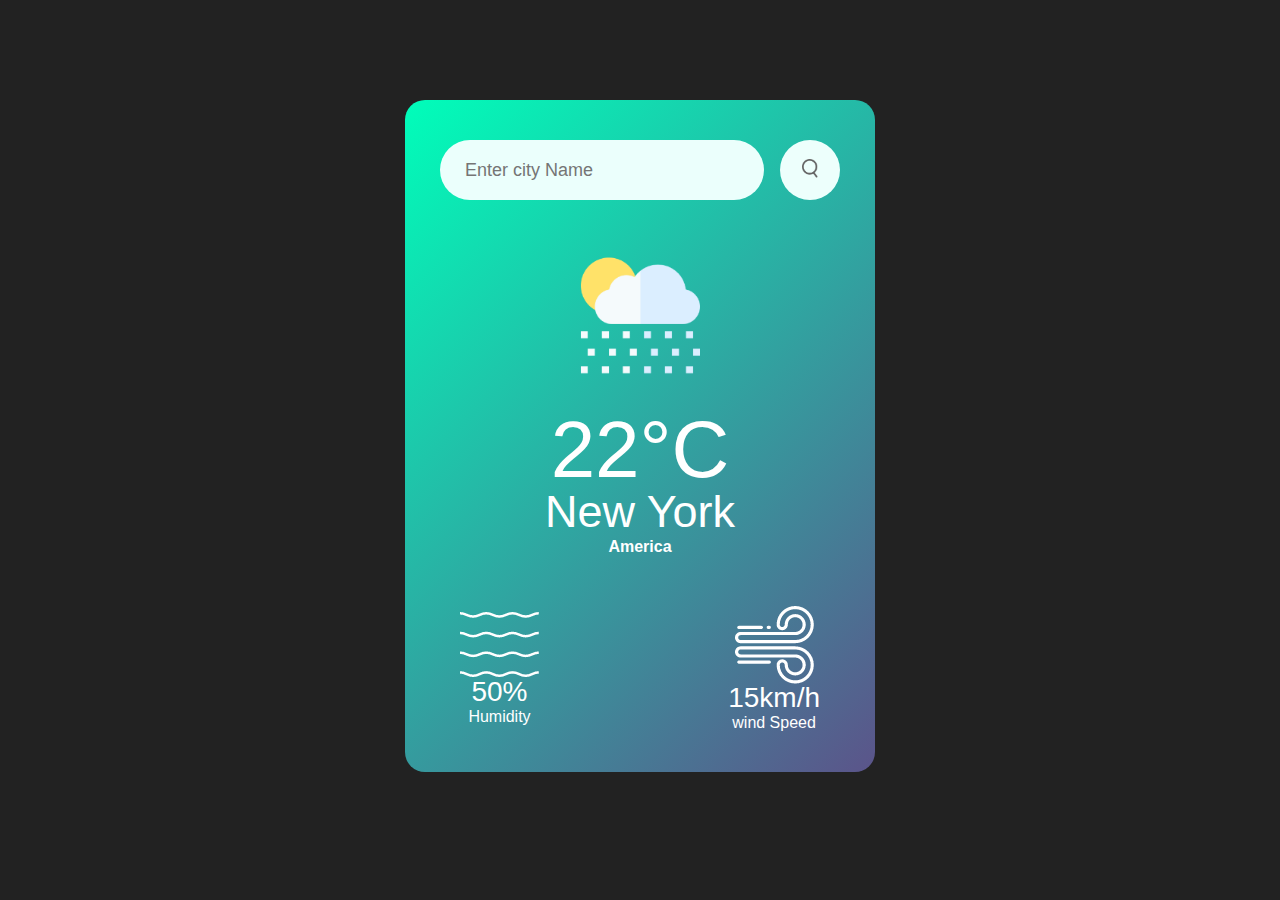
<file: weather/index.html>
<!DOCTYPE html>
<html lang="en">
<head>
    <meta charset="UTF-8">
    <meta name="viewport" content="width=device-width, initial-scale=1.0">
    <title>Weather Application</title>
    <link rel="stylesheet" href="style.css">
</head>
<body>
    <div class="card">
        <div class="search">
            <input type="text" placeholder="Enter city Name" spellcheck="false">
            <button><img src= "images/search.png"></button>
        </div>
        <!-- <div class="error">
            <p>Invalid City Name</p>
        </div> -->
        <div class="weather">
            <img src="images/rain.png" class="weather-icon">
            <h1 class="temp">22°C</h1>
            <h2 class="city"> New York</h2>
            <h4 class="country"> America</h4>
            <div class="details">
                <div class="co1">
                    <img src="images/humidity.png">
                    <div>
                        <p class="humidity">50%</p>
                        <p>Humidity</p>
                    </div>
                </div>
                <div class="co1">
                    <img src="images/wind.png">
                    <div>
                        <p class="wind">15km/h</p>
                        <p>wind Speed </p>
                    </div>
                </div>
            </div>
        </div>
    </div>
</body>
<script>
    const apiKey = "a67d71653531646a049844f66e9fe93d";
    const apiUrl = "https://api.openweathermap.org/data/2.5/weather?units=metric&q=";
    
    const searchBox = document.querySelector(".search input");
    const searchBtn = document.querySelector(".search button");
    const weatherIcon = document.querySelector(".weather-icon");

    async function checkWeather(city){
        const response = await fetch(apiUrl + city + `&appid=${apiKey}`);

        if(response.status == 404){
            document.querySelector(".error").style.display = "block";
            document.querySelector(".weather").style.display = "none";
        }else{
            
            var data = await response.json();

        document.querySelector(".city").innerHTML = data.name;
        document.querySelector(".temp").innerHTML = Math.round(data.main.temp) +"°C ";
        document.querySelector(".country").innerHTML = data.sys.country;
        document.querySelector(".humidity").innerHTML = data.main.humidity + "%";
        document.querySelector(".wind").innerHTML = data.wind.speed + "Km/H";

        if(data.weather[0].main == "Clouds"){
            weatherIcon.src = "images/clouds.png";
        }
        else if(data.weather[0].main == "Rain"){
            weatherIcon.src = "images/rain.png"
        }
        else if(data.weather[0].main == "clear"){
            weatherIcon.src = "images/clear.png"
        }
        else if(data.weather[0].main == "Drizzle"){
            weatherIcon.src = "images/drizzle.png"
        }else if(data.weather[0].main == "Mist"){
            weatherIcon.src[0].main == "images/mist.png"
        }else if(data.weather[0].main == "Snow")
            weatherIcon.src = "images/snow.png"
        
        console.log(data);
    }

    document.querySelector(".error").style.display = "block";
}
    searchBtn.addEventListener("click", ()=>{
        checkWeather(searchBox.value);
    })
</script>
</html>
</file>
<file: weather/style.css>
*{
    margin: 0;
    padding: 0;
    font-family:'Poppins', sans-serif ;
    box-sizing: border-box;

}
body{
    background: #222;
}
.card{
    width:90%;
    max-width: 470px;
    background: linear-gradient(135deg, #00feba, #5b548a);
    color: #fff;
    margin: 100px auto 0;
    border-radius:20px ;
    padding: 40px 35px;
    text-align: center;
}

.search{
    width: 100%;
    display: flex;
    align-items: center;
    justify-content: space-between;
}

.search input{
    border: 0;
    outline: 0;
    background: #ebfffc ;
    color: #555;
    padding: 10px 25px;
    height: 60px;
    border-radius: 30px;
    flex: 1;
    margin-right:16px ;
    font-size: 18px;

}
.search button{
    border: 0;
    outline: 0;
    background: #edfffc ;
    border-radius: 50%;
    width: 60px;
    height: 60px;
    cursor: pointer;

}
.search button img{
    width: 16px;
}
.weather-icon{
    width: 170px;
    margin-top: 30px;
}
.weather h1{
    font-size: 80px;
    font-weight: 500;
    
}
.weather h2{
    font-size: 45px;
    font-weight: 400;
    margin-top: -10px;

}
.details{
    display:flex ;
    align-items: center;
    justify-content: space-between;
    padding: 0 20px;
    margin-top: 50px;
}
.col{
    display: flex;
    align-items: center;
    text-align: left;
}
.col img{
    width: 40px;
    margin-right: 10px;

}
.humidity, .wind{
    font-size: 28px;
    margin-top: -6px;

}
.error{
    text-align: left;
    margin-left: 10px;
    font-size: 14px;
    margin-top: 10px;
    display: none;
}
</file>
